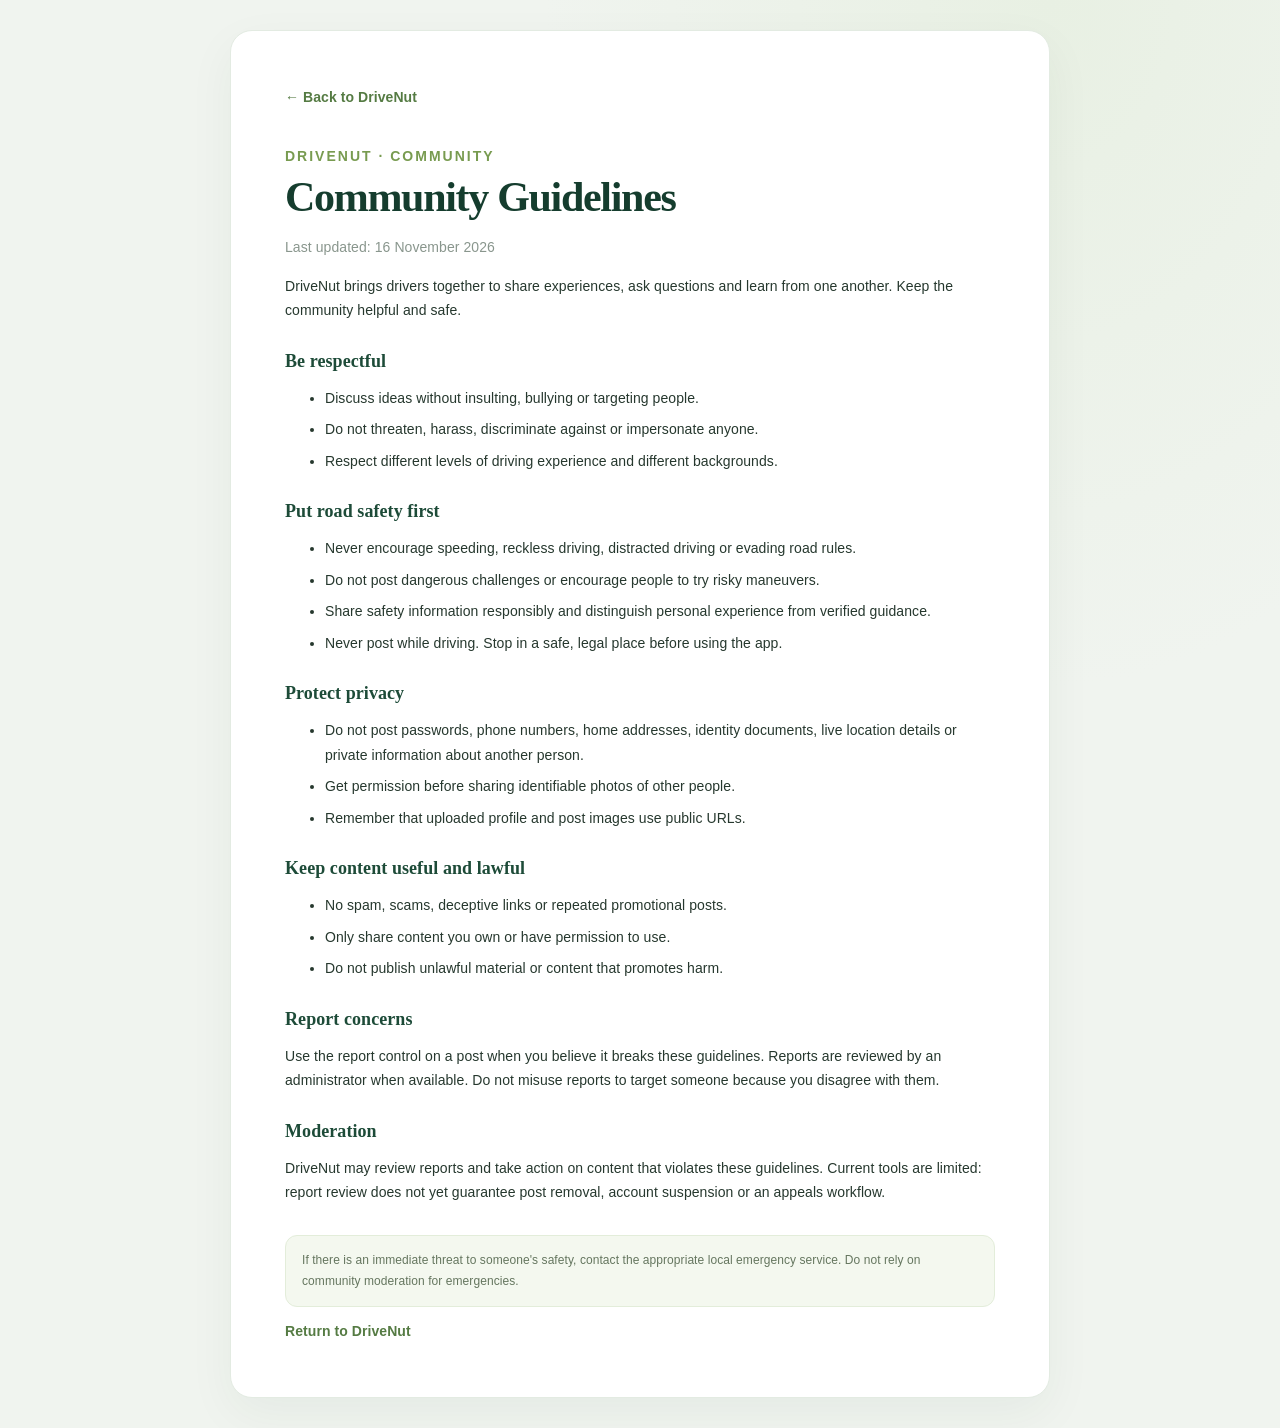
<file: community-guidelines.html>
<!doctype html>
<html lang="en">
<head>
<meta charset="UTF-8"><meta name="viewport" content="width=device-width,initial-scale=1">
<meta name="theme-color" content="#10251f">
<meta name="description" content="Community safety and participation guidelines for DriveNut.">
<meta property="og:title" content="DriveNut Community Guidelines">
<meta property="og:description" content="Help keep the driver community useful, respectful and safe.">
<meta property="og:type" content="website">
<link rel="canonical" href="https://iftekharshayem.github.io/drivenut-app/community-guidelines.html">
<link rel="stylesheet" href="assets/styles.css?v=20261116-legal">
<title>Community Guidelines — DriveNut</title>
</head>
<body class="legal-body">
<main class="legal-page">
<a class="legal-brand" href="./">← Back to DriveNut</a>
<p class="legal-eyebrow">DRIVENUT · COMMUNITY</p>
<h1>Community Guidelines</h1>
<p class="legal-updated">Last updated: 16 November 2026</p>
<p>DriveNut brings drivers together to share experiences, ask questions and learn from one another. Keep the community helpful and safe.</p>
<h2>Be respectful</h2>
<ul>
<li>Discuss ideas without insulting, bullying or targeting people.</li>
<li>Do not threaten, harass, discriminate against or impersonate anyone.</li>
<li>Respect different levels of driving experience and different backgrounds.</li>
</ul>
<h2>Put road safety first</h2>
<ul>
<li>Never encourage speeding, reckless driving, distracted driving or evading road rules.</li>
<li>Do not post dangerous challenges or encourage people to try risky maneuvers.</li>
<li>Share safety information responsibly and distinguish personal experience from verified guidance.</li>
<li>Never post while driving. Stop in a safe, legal place before using the app.</li>
</ul>
<h2>Protect privacy</h2>
<ul>
<li>Do not post passwords, phone numbers, home addresses, identity documents, live location details or private information about another person.</li>
<li>Get permission before sharing identifiable photos of other people.</li>
<li>Remember that uploaded profile and post images use public URLs.</li>
</ul>
<h2>Keep content useful and lawful</h2>
<ul>
<li>No spam, scams, deceptive links or repeated promotional posts.</li>
<li>Only share content you own or have permission to use.</li>
<li>Do not publish unlawful material or content that promotes harm.</li>
</ul>
<h2>Report concerns</h2>
<p>Use the report control on a post when you believe it breaks these guidelines. Reports are reviewed by an administrator when available. Do not misuse reports to target someone because you disagree with them.</p>
<h2>Moderation</h2>
<p>DriveNut may review reports and take action on content that violates these guidelines. Current tools are limited: report review does not yet guarantee post removal, account suspension or an appeals workflow.</p>
<p class="legal-note">If there is an immediate threat to someone's safety, contact the appropriate local emergency service. Do not rely on community moderation for emergencies.</p>
<a class="legal-home" href="./">Return to DriveNut</a>
</main>
</body>
</html>
</file>
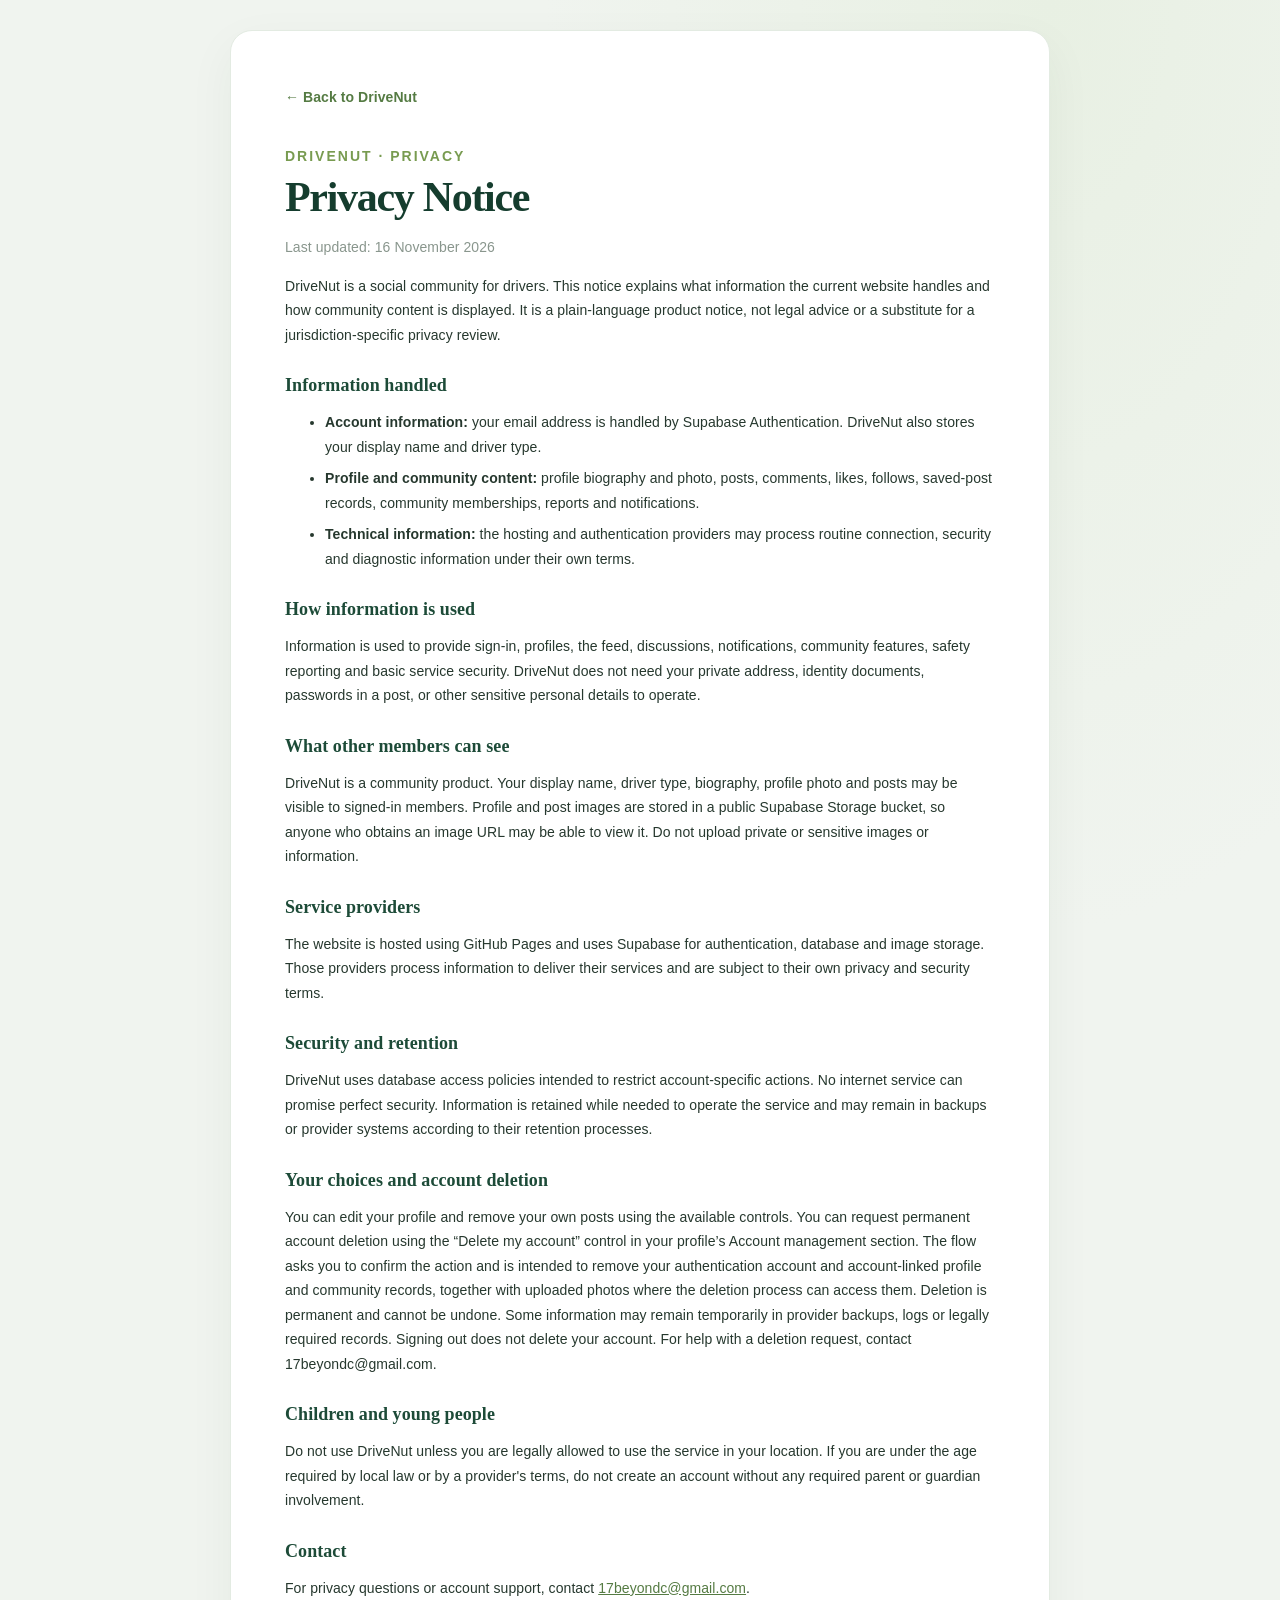
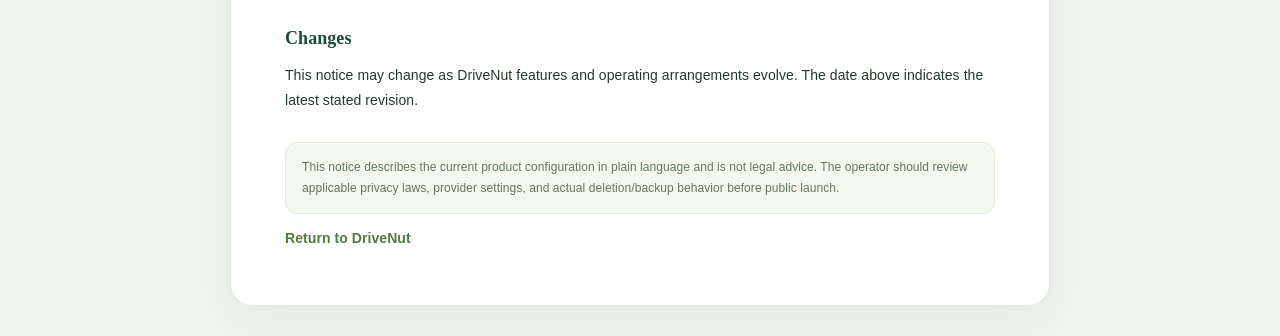
<file: privacy.html>
<!doctype html>
<html lang="en">
<head>
<meta charset="UTF-8"><meta name="viewport" content="width=device-width,initial-scale=1">
<meta name="theme-color" content="#10251f">
<meta name="description" content="Read how DriveNut handles account information, community content and uploaded media.">
<meta property="og:title" content="DriveNut Privacy Notice">
<meta property="og:description" content="How DriveNut handles account information and community content.">
<meta property="og:type" content="website">
<link rel="canonical" href="https://iftekharshayem.github.io/drivenut-app/privacy.html">
<link rel="stylesheet" href="assets/styles.css?v=20261116-legal">
<title>Privacy Notice — DriveNut</title>
</head>
<body class="legal-body">
<main class="legal-page">
<a class="legal-brand" href="./">← Back to DriveNut</a>
<p class="legal-eyebrow">DRIVENUT · PRIVACY</p>
<h1>Privacy Notice</h1>
<p class="legal-updated">Last updated: 16 November 2026</p>
<p>DriveNut is a social community for drivers. This notice explains what information the current website handles and how community content is displayed. It is a plain-language product notice, not legal advice or a substitute for a jurisdiction-specific privacy review.</p>
<h2>Information handled</h2>
<ul>
<li><strong>Account information:</strong> your email address is handled by Supabase Authentication. DriveNut also stores your display name and driver type.</li>
<li><strong>Profile and community content:</strong> profile biography and photo, posts, comments, likes, follows, saved-post records, community memberships, reports and notifications.</li>
<li><strong>Technical information:</strong> the hosting and authentication providers may process routine connection, security and diagnostic information under their own terms.</li>
</ul>
<h2>How information is used</h2>
<p>Information is used to provide sign-in, profiles, the feed, discussions, notifications, community features, safety reporting and basic service security. DriveNut does not need your private address, identity documents, passwords in a post, or other sensitive personal details to operate.</p>
<h2>What other members can see</h2>
<p>DriveNut is a community product. Your display name, driver type, biography, profile photo and posts may be visible to signed-in members. Profile and post images are stored in a public Supabase Storage bucket, so anyone who obtains an image URL may be able to view it. Do not upload private or sensitive images or information.</p>
<h2>Service providers</h2>
<p>The website is hosted using GitHub Pages and uses Supabase for authentication, database and image storage. Those providers process information to deliver their services and are subject to their own privacy and security terms.</p>
<h2>Security and retention</h2>
<p>DriveNut uses database access policies intended to restrict account-specific actions. No internet service can promise perfect security. Information is retained while needed to operate the service and may remain in backups or provider systems according to their retention processes.</p>
<h2>Your choices and account deletion</h2>
<p>You can edit your profile and remove your own posts using the available controls. You can request permanent account deletion using the “Delete my account” control in your profile’s Account management section. The flow asks you to confirm the action and is intended to remove your authentication account and account-linked profile and community records, together with uploaded photos where the deletion process can access them. Deletion is permanent and cannot be undone. Some information may remain temporarily in provider backups, logs or legally required records. Signing out does not delete your account. For help with a deletion request, contact 17beyondc@gmail.com.</p>
<h2>Children and young people</h2>
<p>Do not use DriveNut unless you are legally allowed to use the service in your location. If you are under the age required by local law or by a provider's terms, do not create an account without any required parent or guardian involvement.</p>
<h2>Contact</h2>
<p>For privacy questions or account support, contact <a href="mailto:17beyondc@gmail.com">17beyondc@gmail.com</a>.</p>
<h2>Changes</h2>
<p>This notice may change as DriveNut features and operating arrangements evolve. The date above indicates the latest stated revision.</p>
<p class="legal-note">This notice describes the current product configuration in plain language and is not legal advice. The operator should review applicable privacy laws, provider settings, and actual deletion/backup behavior before public launch.</p>
<a class="legal-home" href="./">Return to DriveNut</a>
</main>
</body>
</html>
</file>
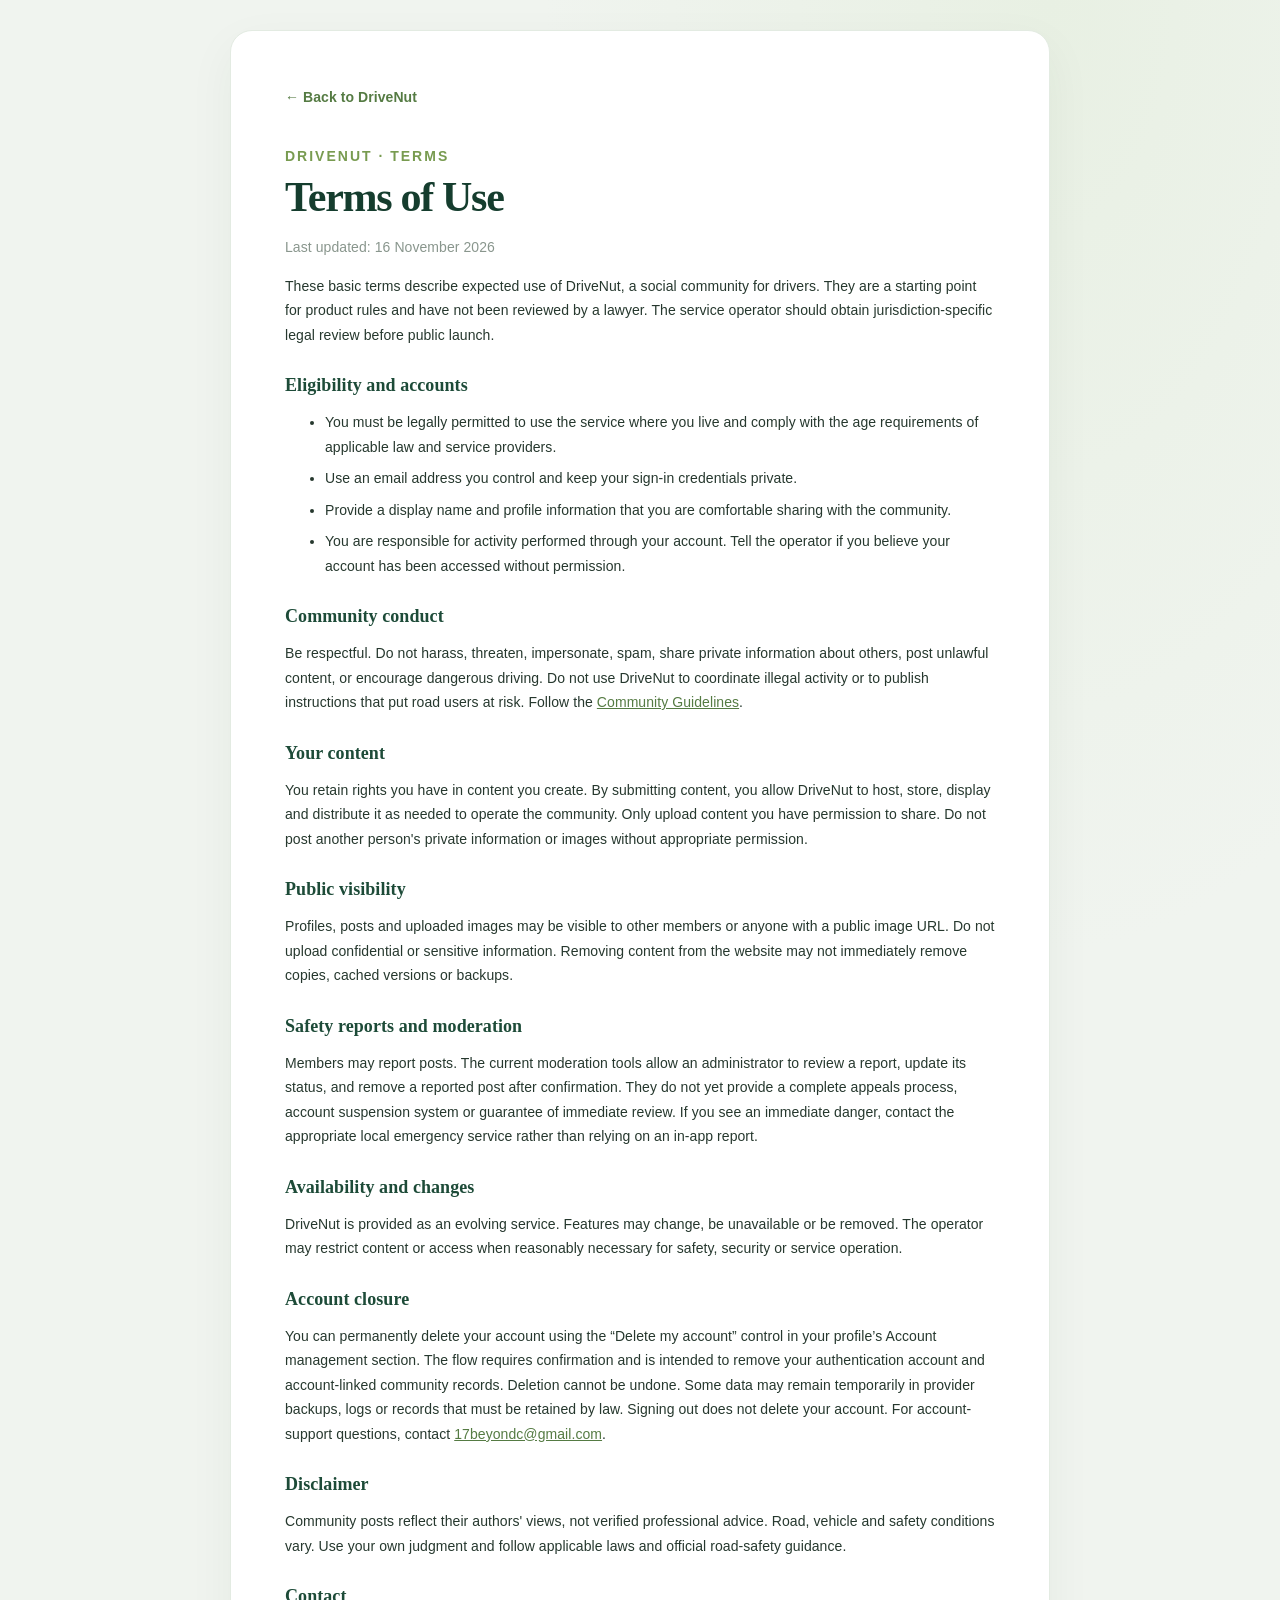
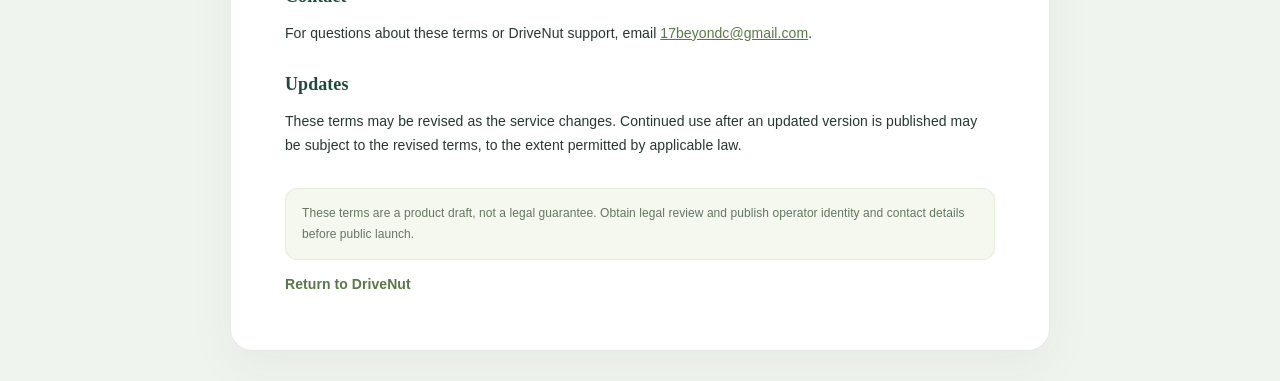
<file: terms.html>
<!doctype html>
<html lang="en">
<head>
<meta charset="UTF-8"><meta name="viewport" content="width=device-width,initial-scale=1">
<meta name="theme-color" content="#10251f">
<meta name="description" content="Read the basic terms for using the DriveNut driver community.">
<meta property="og:title" content="DriveNut Terms of Use">
<meta property="og:description" content="Basic terms for participating in the DriveNut community.">
<meta property="og:type" content="website">
<link rel="canonical" href="https://iftekharshayem.github.io/drivenut-app/terms.html">
<link rel="stylesheet" href="assets/styles.css?v=20261116-legal">
<title>Terms of Use — DriveNut</title>
</head>
<body class="legal-body">
<main class="legal-page">
<a class="legal-brand" href="./">← Back to DriveNut</a>
<p class="legal-eyebrow">DRIVENUT · TERMS</p>
<h1>Terms of Use</h1>
<p class="legal-updated">Last updated: 16 November 2026</p>
<p>These basic terms describe expected use of DriveNut, a social community for drivers. They are a starting point for product rules and have not been reviewed by a lawyer. The service operator should obtain jurisdiction-specific legal review before public launch.</p>
<h2>Eligibility and accounts</h2>
<ul>
<li>You must be legally permitted to use the service where you live and comply with the age requirements of applicable law and service providers.</li>
<li>Use an email address you control and keep your sign-in credentials private.</li>
<li>Provide a display name and profile information that you are comfortable sharing with the community.</li>
<li>You are responsible for activity performed through your account. Tell the operator if you believe your account has been accessed without permission.</li>
</ul>
<h2>Community conduct</h2>
<p>Be respectful. Do not harass, threaten, impersonate, spam, share private information about others, post unlawful content, or encourage dangerous driving. Do not use DriveNut to coordinate illegal activity or to publish instructions that put road users at risk. Follow the <a href="community-guidelines.html">Community Guidelines</a>.</p>
<h2>Your content</h2>
<p>You retain rights you have in content you create. By submitting content, you allow DriveNut to host, store, display and distribute it as needed to operate the community. Only upload content you have permission to share. Do not post another person's private information or images without appropriate permission.</p>
<h2>Public visibility</h2>
<p>Profiles, posts and uploaded images may be visible to other members or anyone with a public image URL. Do not upload confidential or sensitive information. Removing content from the website may not immediately remove copies, cached versions or backups.</p>
<h2>Safety reports and moderation</h2>
<p>Members may report posts. The current moderation tools allow an administrator to review a report, update its status, and remove a reported post after confirmation. They do not yet provide a complete appeals process, account suspension system or guarantee of immediate review. If you see an immediate danger, contact the appropriate local emergency service rather than relying on an in-app report.</p>
<h2>Availability and changes</h2>
<p>DriveNut is provided as an evolving service. Features may change, be unavailable or be removed. The operator may restrict content or access when reasonably necessary for safety, security or service operation.</p>
<h2>Account closure</h2>
<p>You can permanently delete your account using the “Delete my account” control in your profile’s Account management section. The flow requires confirmation and is intended to remove your authentication account and account-linked community records. Deletion cannot be undone. Some data may remain temporarily in provider backups, logs or records that must be retained by law. Signing out does not delete your account. For account-support questions, contact <a href="mailto:17beyondc@gmail.com">17beyondc@gmail.com</a>.</p>
<h2>Disclaimer</h2>
<p>Community posts reflect their authors' views, not verified professional advice. Road, vehicle and safety conditions vary. Use your own judgment and follow applicable laws and official road-safety guidance.</p>
<h2>Contact</h2>
<p>For questions about these terms or DriveNut support, email <a href="mailto:17beyondc@gmail.com">17beyondc@gmail.com</a>.</p>
<h2>Updates</h2>
<p>These terms may be revised as the service changes. Continued use after an updated version is published may be subject to the revised terms, to the extent permitted by applicable law.</p>
<p class="legal-note">These terms are a product draft, not a legal guarantee. Obtain legal review and publish operator identity and contact details before public launch.</p>
<a class="legal-home" href="./">Return to DriveNut</a>
</main>
</body>
</html>
</file>
<file: assets/styles.css>
:root{--forest:#153b30;--forest2:#204d3e;--lime:#d7f36a;--ink:#17251f;--muted:#78867f;--line:#e8ede9;--paper:#f5f7f4}*{box-sizing:border-box}body{margin:0;background:var(--paper);color:var(--ink);font:14px/1.5 "DM Sans",sans-serif}button,input,textarea,select{font:inherit}button{cursor:pointer}.app-shell{min-height:100vh}.sidebar{position:fixed;inset:0 auto 0 0;width:245px;background:#fff;border-right:1px solid var(--line);padding:27px 18px;display:flex;flex-direction:column;z-index:5}.brand{display:flex;align-items:center;gap:11px;text-decoration:none;color:var(--forest);font:800 22px Manrope,sans-serif;letter-spacing:-1px;margin:0 8px 42px}.brand-mark{display:grid;place-items:center;width:39px;height:39px;border-radius:13px;background:var(--lime);color:var(--forest);font:900 23px Manrope}.brand-accent{color:#6d9b39}.brand small{display:block;font:700 8px "DM Sans";letter-spacing:1.4px;color:#96a49a}.side-label{font-size:9px;font-weight:800;letter-spacing:1.5px;color:#a0aaa3;padding:0 12px 10px}.side-nav{display:grid;gap:5px}.nav-item{border:0;background:transparent;color:#64736a;text-align:left;padding:12px 13px;border-radius:11px;display:flex;align-items:center;gap:13px;font-weight:650;position:relative}.nav-item>span{font-size:20px;width:19px;text-align:center;color:#85948a}.nav-item.active{background:#edf5e9;color:var(--forest);font-weight:800}.nav-item.active>span{color:#58813b}.nav-dot{width:7px;height:7px;background:#e5a34a;border-radius:50%;margin-left:auto}.space-top{margin-top:30px}.sidebar-bottom{margin-top:auto}.side-help{display:flex;gap:11px;background:#f4f7ef;border-radius:13px;padding:13px;margin-bottom:18px}.help-icon{width:27px;height:27px;border-radius:9px;background:#e2efce;display:grid;place-items:center;color:#577d35;font-weight:900}.side-help b,.side-help small,.mini-user b,.mini-user small{display:block}.side-help b,.mini-user b{font-size:11px}.side-help small,.mini-user small{font-size:10px;color:var(--muted)}.mini-user{border-top:1px solid var(--line);padding:17px 2px 0;display:flex;align-items:center;gap:9px}.mini-user button{margin-left:auto;border:0;background:none;font-size:20px;color:#829087}.avatar{flex:none;width:39px;height:39px;border-radius:50%;display:grid;place-items:center;background:#e7efdf;color:#426b32;font-weight:800;font-size:12px}.main-area{margin-left:245px;min-height:100vh}.topbar{height:76px;background:#ffffffed;border-bottom:1px solid var(--line);display:flex;align-items:center;justify-content:space-between;padding:0 42px;position:sticky;top:0;z-index:4;backdrop-filter:blur(14px)}.search-wrap{width:min(440px,52%);height:42px;border:1px solid var(--line);border-radius:12px;background:#f8faf7;display:flex;align-items:center;gap:10px;padding:0 13px;color:#91a096}.search-wrap>span{font-size:21px}.search-wrap input{border:0;outline:0;background:transparent;width:100%;font-size:12px}.top-actions{display:flex;align-items:center;gap:18px}.icon-btn{position:relative;border:0;background:#f5f7f4;width:38px;height:38px;border-radius:11px;color:#52645a;font-size:19px}.icon-btn i{position:absolute;right:8px;top:8px;width:7px;height:7px;border-radius:50%;background:#e5a34a}.profile-chip{display:flex;align-items:center;gap:9px;border:0;background:none;color:#52645a;font-weight:700;font-size:11px}.avatar.small{width:31px;height:31px;font-size:10px}.mobile-brand{display:none}.content-layout{max-width:1260px;margin:0 auto;padding:32px 42px 70px;display:grid;grid-template-columns:minmax(0,1fr) 285px;gap:27px}.feed-column{min-width:0}.welcome-row{display:flex;justify-content:space-between;align-items:center;margin:2px 0 22px}.eyebrow{font-size:9px;font-weight:800;letter-spacing:1.5px;color:#92a095}.welcome-row h1{font:800 26px Manrope,sans-serif;letter-spacing:-1px;margin:5px 0}.welcome-row p{color:var(--muted);margin:0;font-size:12px}.online-pill{border:1px solid #e0e9d8;background:#f5f9ef;color:#668b42;border-radius:30px;padding:7px 11px;font-size:9px;font-weight:800;white-space:nowrap}.online-pill i{display:inline-block;width:6px;height:6px;border-radius:50%;background:#8cb94e;margin-right:5px}.feed-tabs{display:flex;gap:22px;border-bottom:1px solid var(--line);margin-bottom:17px;overflow:auto}.tab{border:0;background:none;padding:0 1px 12px;color:#8a978e;font-size:11px;font-weight:700;white-space:nowrap;border-bottom:2px solid transparent}.tab.active{color:var(--forest);border-color:#7eaa48}.card,.side-card{background:#fff;border:1px solid var(--line);border-radius:15px;box-shadow:0 8px 28px #193b2b0b}.composer{padding:17px 18px 12px}.composer-top{display:flex;gap:11px;align-items:center}.composer-prompt{height:41px;border:0;border-radius:10px;background:#f5f7f4;text-align:left;padding:0 14px;color:#929e95;flex:1;font-size:11px}.composer-actions{display:flex;align-items:center;gap:8px;margin:13px 0 0 49px}.composer-actions button{border:0;background:transparent;color:#748278;font-size:11px;font-weight:700;padding:7px 5px}.composer-actions .post-button{margin-left:auto;background:var(--forest);color:#fff;border-radius:9px;padding:9px 17px}.post-button{border:0;background:var(--forest);color:#fff;border-radius:9px;padding:10px 16px;font-weight:800;font-size:11px}.post-button:hover{background:var(--forest2)}.section-line{display:flex;justify-content:space-between;align-items:center;margin:23px 2px 12px}.section-line b{font:800 13px Manrope}.section-line span{font-size:10px;color:#9aa59d}.feed-list{display:grid;gap:13px}.post-card{background:#fff;border:1px solid var(--line);border-radius:15px;padding:17px 18px;box-shadow:0 8px 28px #193b2b0b}.post-head{display:flex;align-items:center;gap:10px}.post-author{min-width:0;flex:1}.post-author b{font-size:11px}.post-author small{display:block;color:#98a39b;font-size:9px;margin-top:2px}.role-tag{font-size:9px;color:#6e8a54;background:#f0f6e9;border-radius:20px;padding:4px 8px}.post-menu{border:0;background:none;color:#95a098;font-size:18px}.post-text{font-size:12px;line-height:1.75;color:#4e5d53;margin:14px 0 12px;white-space:pre-wrap;overflow-wrap:anywhere}.post-topic{display:inline-flex;padding:5px 9px;background:#f4f7f1;color:#718b56;border-radius:7px;font-size:9px;font-weight:800}.post-stats{display:flex;gap:14px;border-bottom:1px solid #f0f2ef;padding:0 0 10px;margin-top:10px;color:#97a199;font-size:9px}.post-actions{display:flex;gap:8px;padding-top:10px}.post-actions button{flex:1;border:0;background:transparent;color:#77857b;font-size:10px;font-weight:700;padding:6px;border-radius:7px}.post-actions button:hover,.post-actions button.liked{background:#f2f7ec;color:#5d873d}.right-column{display:grid;align-content:start;gap:14px}.side-card{overflow:hidden}.profile-cover{height:77px;background:linear-gradient(120deg,#183c31,#37634a);display:flex;align-items:center;justify-content:center;color:#d9eea7;font:800 10px Manrope;letter-spacing:2px}.profile-summary{padding:0 16px 16px;text-align:center}.profile-avatar{width:55px;height:55px;border:4px solid white;margin:-28px auto 5px;position:relative;font-size:15px}.profile-summary>b,.profile-summary>small{display:block}.profile-summary>b{font:800 13px Manrope}.profile-summary>small{font-size:10px;color:#829087;margin-top:3px}.profile-summary p{font-size:10px;color:#829087;line-height:1.6;margin:10px 0}.profile-stats{display:flex;justify-content:space-around;padding:10px 0;border-top:1px solid var(--line);border-bottom:1px solid var(--line);margin-bottom:12px}.profile-stats b,.profile-stats small{display:block}.profile-stats b{font:800 14px Manrope}.profile-stats small{font-size:9px;color:#9aa59d}.outline-btn{border:1px solid #dce6d7;background:white;color:var(--forest);border-radius:9px;padding:9px;font-size:10px;font-weight:800}.full{width:100%}.side-card:not(.profile-card){padding:15px}.side-card-head{display:flex;justify-content:space-between;align-items:center;margin-bottom:13px}.side-card-head b{font:800 12px Manrope}.side-card-head button{border:0;background:none;color:#75934e;font-size:9px;font-weight:800}.topic-list,.suggested-list{display:grid;gap:12px}.topic-row{display:flex;justify-content:space-between;align-items:center}.topic-row b{display:block;font-size:10px;color:#526157}.topic-row small{font-size:9px;color:#a0aaa3}.topic-row button{border:0;background:none;color:#71944c;font-size:10px;font-weight:800}.suggested{display:flex;align-items:center;gap:8px}.suggested .avatar{width:32px;height:32px;font-size:10px}.suggested-info{flex:1;min-width:0}.suggested-info b,.suggested-info small{display:block;white-space:nowrap;overflow:hidden;text-overflow:ellipsis}.suggested-info b{font-size:10px}.suggested-info small{font-size:9px;color:#96a198}.follow-btn{border:1px solid #dce8d3;background:#f8fbf4;color:#668d42;border-radius:7px;padding:5px 8px;font-size:9px;font-weight:800}.follow-btn.following{background:#edf1ed;color:#748078}.community-note{border-radius:14px;padding:16px;background:#edf4e7;border:1px solid #e0ead8}.note-icon{width:28px;height:28px;display:grid;place-items:center;border-radius:9px;background:#dcebc9;color:#5d843e;margin-bottom:9px}.community-note b{font:800 11px Manrope;color:#34563b}.community-note p{font-size:10px;color:#70836f;line-height:1.6;margin:5px 0 0}.empty-state{text-align:center;background:#fff;border:1px dashed #dce5da;border-radius:15px;padding:35px 15px}.empty-state>div{font-size:30px;color:#a4b49a}.empty-state h3{font:800 15px Manrope;margin:6px}.empty-state p{color:#8a978e;font-size:11px}.hidden{display:none!important}.modal-backdrop{position:fixed;inset:0;background:#10251f88;z-index:20;display:grid;place-items:center;padding:18px}.dialog{width:min(510px,100%);max-height:90vh;overflow:auto;background:#fff;border-radius:18px;padding:25px;position:relative;box-shadow:0 24px 70px #071a123d}.dialog-close{position:absolute;right:17px;top:14px;border:0;background:#f1f4ef;border-radius:8px;width:29px;height:29px;font-size:20px;color:#65736a}.dialog-kicker{font-size:9px;font-weight:800;letter-spacing:1.4px;color:#789b50}.dialog h2{font:800 21px Manrope;margin:7px 0}.dialog>p{font-size:11px;color:#849087;margin:0 0 20px}.dialog label{display:block;font-size:9px;font-weight:800;letter-spacing:.8px;color:#65736a;margin:13px 0 6px}.dialog textarea,.dialog input,.dialog select{width:100%;border:1px solid #dfe6df;border-radius:10px;padding:11px 12px;background:#fbfcfa;color:var(--ink);font-size:11px}.dialog textarea{min-height:120px;resize:vertical}.dialog-actions{display:flex;justify-content:space-between;align-items:center;gap:10px;margin-top:15px}.dialog-actions>span{font-size:9px;color:#9aa49c}.form-row{display:flex;align-items:center;gap:14px}.form-row label{white-space:nowrap}.form-row select{max-width:220px}.comment-list{display:grid;gap:10px;max-height:250px;overflow:auto;margin:14px 0}.comment-item{background:#f6f8f4;border-radius:10px;padding:10px}.comment-item b{font-size:10px}.comment-item p{font-size:10px;color:#637168;margin:4px 0 0}.toast{position:fixed;bottom:25px;left:50%;transform:translateX(-50%);background:#183b30;color:#fff;padding:11px 17px;border-radius:10px;font-size:11px;box-shadow:0 8px 30px #0002;z-index:30;opacity:0;pointer-events:none;transition:opacity .2s}.toast.show{opacity:1}.mobile-nav{display:none}@media(max-width:1120px){.content-layout{grid-template-columns:minmax(0,1fr) 255px;padding-left:25px;padding-right:25px;gap:18px}.topbar{padding:0 25px}.sidebar{width:220px}.main-area{margin-left:220px}}@media(max-width:850px){.sidebar{width:70px;padding:22px 10px}.brand{margin:0 auto 40px}.brand>span:last-child,.side-label{display:none}.nav-item{justify-content:center;padding:12px 5px;font-size:0}.nav-item>span{font-size:21px}.sidebar-bottom .side-help,.mini-user>div:not(.avatar),.mini-user button{display:none}.mini-user{justify-content:center}.main-area{margin-left:70px}.content-layout{grid-template-columns:minmax(0,1fr);max-width:700px}.right-column{display:none}.topbar{padding:0 20px}}@media(max-width:560px){.sidebar{display:none}.main-area{margin:0;padding-bottom:68px}.topbar{height:61px;padding:0 15px;gap:10px}.mobile-brand{display:flex;align-items:center;gap:7px;border:0;background:none;color:var(--forest);font:800 15px Manrope;padding:0;white-space:nowrap}.mobile-brand .brand-mark{width:29px;height:29px;font-size:17px;border-radius:9px}.search-wrap{width:auto;flex:1;height:36px;padding:0 9px}.search-wrap input{font-size:10px;min-width:0}.top-actions{gap:6px}.profile-chip{display:none}.content-layout{padding:23px 13px 25px}.welcome-row h1{font-size:21px}.welcome-row p{font-size:10px}.online-pill{font-size:8px;padding:6px 8px}.feed-tabs{gap:17px}.composer{padding:13px}.composer-actions{margin-left:0;justify-content:space-between;gap:2px}.composer-actions button{font-size:10px;padding:7px 3px}.composer-actions button span{display:none}.composer-actions .post-button{margin-left:0;padding:8px 12px}.post-card{padding:14px}.post-text{font-size:11px}.mobile-nav{position:fixed;display:flex;bottom:0;left:0;right:0;height:64px;background:#fff;border-top:1px solid var(--line);z-index:10;justify-content:space-around;align-items:center;padding-bottom:env(safe-area-inset-bottom)}.mobile-nav button{border:0;background:none;color:#849188;display:grid;place-items:center;font-size:20px;gap:0;padding:4px 13px}.mobile-nav button small{font-size:8px;font-weight:700}.mobile-nav button.active{color:var(--forest)}.mobile-nav button:nth-child(3){background:var(--forest);color:#fff;border-radius:12px;padding:5px 14px}.mobile-nav button:nth-child(3) small{color:#fff}.dialog{padding:21px}.dialog h2{font-size:19px}}
.text-link{border:0;background:transparent;color:#668d42;font-size:10px;font-weight:700;padding:8px 0}.auth-message{min-height:18px;color:#668d42;font-size:11px;margin:12px 0 0;overflow-wrap:anywhere}#authSubmit:disabled{opacity:.6;cursor:wait}


/* DriveNut visual polish — premium, calm, driver-first */
:root{
 --forest:#12392e;--forest2:#1d5542;--lime:#d9f27a;--ink:#15251e;
 --muted:#738178;--line:#e5ebe5;--paper:#f3f6f2;
 --accent:#8daf58;--shadow:0 14px 38px rgba(24,55,39,.075)
}
body{background:radial-gradient(ellipse at 78% 0%,rgba(216,239,181,.22),transparent 34%),var(--paper);letter-spacing:.005em}
.sidebar{background:rgba(255,255,255,.94);box-shadow:8px 0 34px rgba(23,52,37,.025);backdrop-filter:blur(18px)}
.brand{margin-bottom:48px}.brand-mark{box-shadow:0 5px 14px rgba(122,157,65,.22);border-radius:14px}
.nav-item{transition:background .18s ease,color .18s ease,transform .18s ease}
.nav-item:hover{background:#f3f7ef;color:var(--forest);transform:translateX(2px)}
.nav-item.active{background:linear-gradient(105deg,#edf5e8,#f5f8ef);box-shadow:inset 3px 0 #8cac57}
.topbar{background:rgba(255,255,255,.88);box-shadow:0 4px 20px rgba(20,48,34,.025)}
.search-wrap{transition:border-color .2s,box-shadow .2s,background .2s}
.search-wrap:focus-within{border-color:#b8cda4;background:#fff;box-shadow:0 0 0 4px rgba(141,175,88,.12)}
.content-layout{padding-top:38px}
.welcome-row{margin-bottom:25px}
.welcome-row h1{font-size:29px;letter-spacing:-1.25px;color:#173b2f}
.eyebrow{color:#8b9d89;letter-spacing:1.8px}
.online-pill{background:#f5f9ef;border-color:#e2ebd9}
.tab{transition:color .18s,border-color .18s}
.tab:hover{color:var(--forest)}
.card,.side-card,.post-card{border-color:#e7ece6;border-radius:18px;box-shadow:var(--shadow);transition:box-shadow .2s,border-color .2s,transform .2s}
.composer{padding:19px 20px 13px}
.composer-prompt{background:#f4f7f2;border:1px solid transparent;transition:.2s}
.composer-prompt:hover{background:#fff;border-color:#dce8d4}
.composer-actions button:not(.post-button){border-radius:8px;transition:background .18s,color .18s}
.composer-actions button:not(.post-button):hover{background:#f2f6ed;color:#52783b}
.post-button{background:linear-gradient(135deg,#173f32,#286047);box-shadow:0 5px 13px rgba(22,64,47,.16);transition:transform .18s,box-shadow .18s,filter .18s}
.post-button:hover{background:linear-gradient(135deg,#1c4b3b,#347354);transform:translateY(-1px);box-shadow:0 8px 18px rgba(22,64,47,.2)}
.post-card{padding:19px 20px}
.post-card:hover{border-color:#dce7d6;box-shadow:0 17px 42px rgba(24,55,39,.09)}
.post-author b{color:#203b2d}
.post-topic{background:#f0f6e9;color:#66864a}
.post-actions button{transition:background .18s,color .18s}
.profile-cover{height:88px;background:radial-gradient(circle at 80% 20%,rgba(217,242,122,.25),transparent 28%),linear-gradient(125deg,#102f26,#245a43 65%,#47704b)}
.profile-summary{padding-bottom:18px}
.profile-stats b{color:#1c3d2e}
.outline-btn{transition:background .18s,border-color .18s,transform .18s}
.outline-btn:hover{background:#f3f8ed;border-color:#bfd2ae;transform:translateY(-1px)}
.side-card:not(.profile-card){padding:17px}
.community-note{background:linear-gradient(135deg,#edf5e7,#f5f8ef);border-radius:16px}
.empty-state{border-radius:18px;background:rgba(255,255,255,.82)}
.modal-backdrop{background:rgba(10,29,22,.68);backdrop-filter:blur(7px)}
.dialog{border:1px solid rgba(255,255,255,.7);border-radius:22px;padding:29px;box-shadow:0 28px 90px rgba(4,22,14,.28)}
.dialog h2{font-size:24px;letter-spacing:-.8px;color:#173b2f}
.dialog-kicker{color:#77984d;letter-spacing:1.7px}
.dialog textarea,.dialog input,.dialog select{background:#fbfcfa;border-color:#e1e8df;transition:border-color .18s,box-shadow .18s,background .18s}
.dialog textarea:focus,.dialog input:focus,.dialog select:focus{outline:0;background:#fff;border-color:#9bb77c;box-shadow:0 0 0 4px rgba(141,175,88,.13)}
.dialog-close{transition:background .18s,transform .18s}
.dialog-close:hover{background:#e9f0e4;transform:rotate(90deg)}
.auth-message{padding:0 2px}
#authModal .dialog{width:min(460px,100%);padding:34px}
#authModal .dialog:before{content:"D";display:grid;place-items:center;width:43px;height:43px;margin:0 0 18px;border-radius:14px;background:var(--lime);color:var(--forest);font:900 24px Manrope;box-shadow:0 6px 16px rgba(122,157,65,.2)}
#authModal .dialog h2{font-size:26px;line-height:1.2;max-width:330px}
#authModal .dialog>p{line-height:1.7}
#authModal .dialog-actions{align-items:stretch;flex-direction:column-reverse}
#authModal .dialog-actions .post-button{width:100%;padding:13px}
#authModal .dialog-actions .text-link{text-align:center}
#authModal .dialog label{margin-top:15px}
.toast{border:1px solid rgba(255,255,255,.12);backdrop-filter:blur(12px)}
.mobile-nav{box-shadow:0 -8px 28px rgba(22,49,34,.07);backdrop-filter:blur(16px);background:rgba(255,255,255,.96)}
.mobile-nav button:nth-child(3){box-shadow:0 5px 14px rgba(22,64,47,.2)}
@media(max-width:850px){.welcome-row h1{font-size:26px}}
@media(max-width:560px){
 .content-layout{padding-top:20px}
 .welcome-row h1{font-size:22px}
 .composer{border-radius:16px}
 .post-card{border-radius:16px}
 #authModal .dialog{padding:25px}
 #authModal .dialog h2{font-size:23px}
}
@media(prefers-reduced-motion:reduce){*,*:before,*:after{scroll-behavior:auto!important;transition:none!important;animation:none!important}}

.notification-card{cursor:pointer}.notification-card.unread{border-left:3px solid #8eae59;background:linear-gradient(100deg,#fbfdf8,#fff)}.notification-card .role-tag{white-space:nowrap}

/* Driver discovery and public profile */
.driver-card-actions{display:flex;justify-content:flex-end;border-top:1px solid #eef1ec;margin-top:10px;padding-top:7px}.public-profile-heading{display:flex;align-items:center;gap:13px;margin:18px 0}.public-profile-avatar{width:58px;height:58px;font-size:17px}.public-profile-heading h2{margin:0;font-size:20px}.public-profile-heading p{margin:3px 0 0;color:#849087;font-size:11px}.public-profile-bio{background:#f5f8f2;border-radius:12px;padding:13px;color:#526157;font-size:12px;line-height:1.7;overflow-wrap:anywhere}.public-profile-stats{display:flex;justify-content:center;padding:13px;border-top:1px solid var(--line);border-bottom:1px solid var(--line);margin:12px 0}.public-profile-stats b,.public-profile-stats small{display:block;text-align:center}.public-profile-stats b{font:800 18px Manrope}.public-profile-stats small{font-size:9px;color:#8b978e}.public-profile-dialog .full{width:100%;margin-top:12px}

/* Profile completion and account overview */
.profile-completion{margin:18px 0 12px;padding:13px 14px;background:#f4f8ef;border:1px solid #e5eddd;border-radius:12px}.profile-completion>div:first-child{display:flex;justify-content:space-between;gap:10px;align-items:center}.profile-completion b{font-size:10px;color:#38553c}.profile-completion span{font-size:9px;color:#789653;font-weight:800}.completion-track{height:7px;border-radius:10px;background:#e2e9dc;margin-top:10px;overflow:hidden}.completion-track i{display:block;height:100%;width:0;background:linear-gradient(90deg,#789d4b,#c2df7a);border-radius:10px;transition:width .25s}.profile-modal-stats{display:grid;grid-template-columns:repeat(3,1fr);padding:12px 4px;margin:0 0 7px;border-top:1px solid var(--line);border-bottom:1px solid var(--line)}.profile-modal-stats>div{text-align:center}.profile-modal-stats b,.profile-modal-stats small{display:block}.profile-modal-stats b{font:800 16px Manrope;color:#1c3d2e}.profile-modal-stats small{font-size:9px;color:#8b978e}


/* Real image uploads */
.avatar-image{width:100%;height:100%;display:block;object-fit:cover;border-radius:inherit}.post-image{display:block;width:100%;max-height:440px;object-fit:cover;border-radius:14px;margin:13px 0;border:1px solid var(--line)}.upload-hint{display:block;color:#849087;font-size:9px;margin-top:6px}.profile-avatar-upload{display:flex;align-items:center;gap:14px;margin:8px 0 14px}.profile-avatar-upload>.avatar{width:64px;height:64px;flex:0 0 64px;overflow:hidden}.profile-avatar-upload>div:last-child{min-width:0;flex:1}.profile-avatar-upload input[type=file],#postImage{font-size:10px;padding:8px;background:#f8faf6;border:1px dashed #d5dfd2;border-radius:10px;width:100%}


/* Admin moderation dashboard */
.admin-report-head{display:flex;align-items:center;justify-content:space-between;gap:12px}.admin-report-head small,.admin-report-meta{font-size:10px;color:#839087}.admin-report h3{font:800 15px Manrope;text-transform:capitalize;margin:13px 0 6px;color:#244536}.admin-reported-post{padding:12px;background:#f6f8f4;border:1px solid #e8eee4;border-radius:12px;margin-top:12px}.admin-reported-post b{font-size:10px;color:#55704c}.admin-reported-post p{font-size:12px;line-height:1.6;color:#435148;margin:6px 0 0;overflow-wrap:anywhere}.admin-report-actions{display:flex;flex-wrap:wrap;gap:8px;margin-top:13px}.admin-report-actions button{border:1px solid #dfe8d9;background:#f8faf6;color:#38543e;border-radius:9px;padding:8px 11px;font-size:10px;font-weight:800;cursor:pointer}.admin-report-actions button:hover{background:#eaf2e3;border-color:#c8d8bc}.admin-report{border-left:3px solid #a5bd7d}


.admin-toolbar{display:flex;flex-direction:column;gap:12px;padding:14px 16px;background:#fff;border:1px solid #e8eee8;border-radius:14px;margin-bottom:14px}.admin-counts{display:flex;flex-wrap:wrap;gap:8px}.admin-counts span{font-size:10px;color:#718075;background:#f4f7f2;border-radius:8px;padding:7px 9px}.admin-counts b{color:#244536;margin-left:4px}.admin-filter-label{display:flex;align-items:center;gap:9px;font-size:11px;font-weight:800;color:#526258}.admin-filter-label select{border:1px solid #dfe8df;border-radius:8px;padding:8px 10px;background:#fff;color:#244536;font:inherit;max-width:190px}.admin-report h3{text-transform:capitalize}.admin-report-actions button:focus-visible,.admin-filter-label select:focus-visible{outline:2px solid #638a5e;outline-offset:2px}@media(min-width:720px){.admin-toolbar{flex-direction:row;align-items:center;justify-content:space-between}.admin-counts{gap:6px}}


/* DriveNut UI refresh — refined surfaces, hierarchy and responsive polish */
:root{--forest:#123d31;--forest2:#1c5945;--lime:#d9f27a;--ink:#14251e;--muted:#718078;--line:#e5ece6;--paper:#f3f6f2}
body{background:radial-gradient(ellipse at 82% 0%,#e8f0e3 0,transparent 34%),var(--paper);color:var(--ink);letter-spacing:.005em}
button{transition:background .18s ease,color .18s ease,border-color .18s ease,transform .18s ease,box-shadow .18s ease}
button:focus-visible,input:focus-visible,textarea:focus-visible,select:focus-visible{outline:3px solid #9bc66c;outline-offset:2px}
.sidebar{background:rgba(255,255,255,.94);box-shadow:8px 0 35px #163d2b08;padding-top:30px}
.brand{margin-bottom:46px}.brand-mark{box-shadow:0 5px 14px #8eae4a35}
.nav-item{min-height:44px;border-radius:12px}.nav-item:hover{background:#f2f6ef;color:var(--forest);transform:translateX(2px)}.nav-item.active{background:linear-gradient(100deg,#eaf3e5,#f3f7ed);box-shadow:inset 3px 0 #82aa4b}
.topbar{background:rgba(255,255,255,.88);box-shadow:0 5px 22px #183b2b08}
.search-wrap{border-radius:14px;background:#f7f9f6;transition:border-color .2s,box-shadow .2s}.search-wrap:focus-within{border-color:#9fbd86;box-shadow:0 0 0 3px #9fbd8624}
.content-layout{padding-top:38px;gap:30px}
.welcome-row h1{font-size:clamp(25px,3vw,32px);letter-spacing:-1.25px}.welcome-row p{font-size:13px}
.online-pill{padding:8px 13px;background:#f4f8ed}
.feed-tabs{gap:25px}.tab{font-size:12px;padding-bottom:14px}.tab:hover{color:var(--forest)}
.card,.side-card,.post-card{border-color:#e6ece6;border-radius:18px;box-shadow:0 10px 32px #183b2b0a}
.composer{padding:19px 20px 13px}.composer-prompt{border:1px solid transparent;background:#f4f7f3;height:44px;padding:0 16px}.composer-prompt:hover{background:#edf3eb;border-color:#e2ebdd}
.composer-actions{margin-top:14px}.composer-actions button:not(.post-button){border-radius:9px;padding:8px 9px}.composer-actions button:not(.post-button):hover{background:#f1f5ef;color:var(--forest)}
.post-button{border-radius:11px;padding:11px 17px;box-shadow:0 5px 13px #123d3118}.post-button:hover{background:#245b46;transform:translateY(-1px);box-shadow:0 8px 17px #123d3124}
.section-line{margin-top:27px}.post-card{padding:19px 20px}.post-card:hover{box-shadow:0 13px 34px #183b2b10}
.side-card{overflow:hidden}.profile-cover{background:linear-gradient(125deg,#123d31,#28604a 58%,#8eaa53);min-height:83px}.profile-summary{padding-left:19px;padding-right:19px}.profile-avatar{border:4px solid white;box-shadow:0 3px 12px #10251f1a}
.outline-btn{border:1px solid #dbe6d9;border-radius:11px;color:var(--forest);background:#f9fbf8;padding:10px;font-weight:800}.outline-btn:hover{background:#edf4e9;border-color:#b9cfaa}
.topic-row,.suggested{padding-top:11px;padding-bottom:11px}
.modal-backdrop{background:#0b2119a8;backdrop-filter:blur(7px);padding:20px}
.dialog{border:1px solid #e6ede6;border-radius:22px;box-shadow:0 24px 80px #071b1460;padding:29px}
.dialog h2{font-size:23px;letter-spacing:-.7px}.dialog input:not([type=file]),.dialog textarea,.dialog select{border:1px solid #e2e9e2;border-radius:11px;background:#fafcf9;padding:12px 13px;transition:border-color .2s,box-shadow .2s}.dialog input:focus,.dialog textarea:focus,.dialog select:focus{border-color:#91b579;box-shadow:0 0 0 3px #91b57924;outline:0}
.dialog textarea{min-height:112px;resize:vertical}.dialog-close{border-radius:10px;background:#f2f6f1}.dialog-close:hover{background:#e7efe3;color:var(--forest)}
.empty-state{border:1px dashed #d9e4d8;border-radius:18px;background:#fbfcfa;padding:35px 20px}
.toast{border-radius:12px;box-shadow:0 12px 32px #0b211933}
.admin-toolbar{border-radius:16px}
@media(max-width:1100px){.content-layout{padding-left:27px;padding-right:27px;grid-template-columns:minmax(0,1fr) 260px;gap:20px}.topbar{padding:0 27px}}
@media(max-width:850px){.sidebar{display:none}.main-area{margin-left:0}.topbar{height:66px;padding:0 18px}.content-layout{display:block;padding:25px 18px 95px}.right-column{display:none}.welcome-row{align-items:flex-start}.welcome-row h1{font-size:25px}.online-pill{font-size:8px}.mobile-nav{background:rgba(255,255,255,.94);backdrop-filter:blur(16px);border-top:1px solid #e4ebe4;box-shadow:0 -8px 28px #183b2b0b;padding:7px max(8px,env(safe-area-inset-right)) calc(7px + env(safe-area-inset-bottom)) max(8px,env(safe-area-inset-left))}.mobile-nav button{border-radius:12px;min-width:0;padding:6px 3px;color:#7d8a81}.mobile-nav button.active{background:#edf4e8;color:var(--forest)}.mobile-nav button small{font-size:9px;font-weight:700}.feed-tabs{gap:21px}}
@media(max-width:520px){.content-layout{padding:20px 12px 100px}.topbar{padding:0 12px;gap:10px}.search-wrap{width:auto;flex:1;height:39px}.top-actions{gap:7px}.profile-chip{padding:0}.profile-chip>span:not(.avatar){display:none}.icon-btn{width:35px;height:35px}.welcome-row{display:block;margin-bottom:17px}.online-pill{display:inline-block;margin-top:12px}.welcome-row h1{font-size:23px}.composer{padding:14px 13px 10px}.composer-actions{margin-left:0;gap:3px;flex-wrap:wrap}.composer-actions button{font-size:10px}.composer-actions button span{display:inline}.composer-actions .post-button{margin-left:auto}.post-card{padding:15px 14px}.dialog{padding:24px 18px;border-radius:19px;max-height:88vh;overflow:auto}.dialog h2{font-size:21px}.feed-tabs{gap:18px}.section-line{margin-top:20px}}
@media(prefers-reduced-motion:reduce){*,*::before,*::after{scroll-behavior:auto!important;transition:none!important;animation:none!important}}


/* DriveNut visual redesign — stronger, clearly visible brand treatment */
:root{--forest:#103c2e;--forest2:#1b6248;--lime:#d7f17a;--paper:#f0f4ef;--ink:#15271f}
body{background:#eef3ee}
.sidebar{background:linear-gradient(180deg,#103c2e 0%,#0b2c22 100%);color:#f4f8f2;box-shadow:8px 0 32px #09251b20}
.sidebar .brand{color:#fff}.sidebar .brand-mark{background:#d7f17a;color:#123b2d;box-shadow:0 8px 22px #0003}
.sidebar .brand-accent{color:#d7f17a}.sidebar .brand small{color:#a9c2b2}
.sidebar .side-label{color:#9bb8a7}.sidebar .nav-item{color:#d4e2d9;background:transparent}
.sidebar .nav-item>span{color:#b5d18b}.sidebar .nav-item:hover{background:#ffffff12;color:#fff}
.sidebar .nav-item.active{background:linear-gradient(100deg,#d7f17a,#bde36b);color:#173b2d;box-shadow:0 7px 18px #061c1438}
.sidebar .nav-item.active>span{color:#173b2d}
.sidebar .side-help{background:#ffffff12;border:1px solid #ffffff18;border-radius:14px;color:#f4f8f2}
.sidebar .side-help small,.sidebar .mini-user small{color:#a9c2b2}
.sidebar .mini-user{border-top:1px solid #ffffff20;color:#fff}
.sidebar .mini-user button{color:#fff}
.topbar{background:#fff;border-bottom:1px solid #e5ece5;box-shadow:0 4px 18px #163b2b08}
.brand-mark{background:#d7f17a;color:#123b2d}
.welcome-row{background:linear-gradient(115deg,#123d30 0%,#205c43 65%,#779b4d 100%);padding:25px 27px;border-radius:22px;color:#fff;box-shadow:0 14px 30px #123d3024;position:relative;overflow:hidden}
.welcome-row:after{content:"D";position:absolute;right:24px;top:-43px;font:900 190px Manrope;color:#ffffff0d;pointer-events:none}
.welcome-row .eyebrow{color:#d6edaa;letter-spacing:2px}
.welcome-row h1{color:#fff;font-size:clamp(27px,3vw,35px);position:relative;z-index:1}
.welcome-row p{color:#d6e6db;position:relative;z-index:1}
.welcome-row .online-pill{background:#ffffff18;color:#f4f8f2;border:1px solid #ffffff24;position:relative;z-index:1}
.welcome-row .online-pill i{background:#d7f17a}
.feed-tabs{margin-top:24px}
.tab.active{color:#1a573e;border-bottom:3px solid #82a94b}
.composer.card,.post-card,.side-card{background:#fff;border:1px solid #e2eae1;box-shadow:0 8px 24px #183b2b0c}
.composer.card{border-radius:20px}
.post-card{border-radius:20px;margin-bottom:17px}
.post-card:hover{border-color:#cbdcc4;transform:translateY(-2px)}
.post-button{background:#174d39;color:#fff}
.post-button:hover{background:#23664a}
.profile-cover{background:linear-gradient(120deg,#103c2e,#2e704f 65%,#a1bd64);min-height:94px}
.profile-stats b{color:#174b38}
.side-card-head b{color:#183d2d}
.community-note{background:linear-gradient(140deg,#e3eedc,#f7faef);border:1px solid #dce8d4;border-radius:18px}
.dialog{border-radius:24px}
@media(max-width:850px){
 .welcome-row{padding:23px 20px;border-radius:19px;margin-bottom:20px}
 .welcome-row h1{font-size:25px}
 .feed-tabs{margin-top:18px}
 .mobile-nav{border-top:1px solid #dfe9df}
 .mobile-nav button.active{background:#e4efdc;color:#174b38}
}
@media(max-width:520px){
 .welcome-row{padding:21px 17px}
 .welcome-row:after{right:4px;top:-20px;font-size:140px}
 .welcome-row h1{font-size:23px}
}


/* Legal pages and public footer */
.site-footer{display:flex;justify-content:space-between;align-items:center;gap:16px;padding:18px 34px 22px;margin-left:0;color:#89968d;font-size:10px;border-top:1px solid #e4ebe4;background:rgba(255,255,255,.65)}.site-footer nav{display:flex;flex-wrap:wrap;gap:18px}.site-footer a{color:#55764a;text-decoration:none;font-weight:700}.site-footer a:hover{text-decoration:underline}.legal-body{min-height:100vh;background:radial-gradient(ellipse at 82% 0%,#e8f0e3 0,transparent 34%),#f0f4ef;padding:30px 16px}.legal-page{max-width:820px;margin:0 auto;background:#fff;border:1px solid #e3ebe2;border-radius:22px;padding:clamp(24px,5vw,54px);box-shadow:0 16px 48px #183b2b0d;color:#26382e;line-height:1.75}.legal-brand,.legal-home{color:#557b43;font-weight:800;text-decoration:none}.legal-eyebrow{margin:34px 0 5px;color:#789b50;font-size:10px;font-weight:800;letter-spacing:2px}.legal-page h1{margin:0;color:#153d2e;font:800 clamp(30px,6vw,42px) Manrope;letter-spacing:-1.3px}.legal-updated{font-size:12px;color:#89968d}.legal-page h2{margin:28px 0 8px;color:#1d4b38;font:800 18px Manrope}.legal-page p,.legal-page li{font-size:14px}.legal-page li{margin:7px 0}.legal-page a:not(.legal-brand):not(.legal-home){color:#557b43}.legal-note{margin-top:30px;padding:14px 16px;background:#f4f8ef;border:1px solid #e3edda;border-radius:12px;color:#65765f;font-size:12px!important}@media(max-width:850px){.site-footer{padding:16px 18px 85px;flex-direction:column;align-items:flex-start;gap:10px}}@media(max-width:520px){.legal-body{padding:12px}.legal-page{padding:22px 18px;border-radius:17px}.legal-page p,.legal-page li{font-size:13px}}

/* Account deletion controls */
.account-danger-zone{margin-top:22px;padding:16px;border:1px solid #f0d8d4;border-radius:14px;background:#fff8f7}.account-danger-zone b{color:#963b32;font-size:13px}.account-danger-zone p{font-size:12px;color:#78635f;line-height:1.55}.danger-outline,.danger-button{border:1px solid #b84b40;border-radius:10px;padding:10px 14px;font:700 12px inherit;cursor:pointer}.danger-outline{background:#fff;color:#a53d34}.danger-button{background:#a53d34;color:#fff}.danger-button:disabled{opacity:.45;cursor:not-allowed}.danger-outline:hover,.danger-button:not(:disabled):hover{filter:brightness(.95)}


/* Delivery rider workspace */
.hero-platforms{display:flex;flex-wrap:wrap;gap:7px;margin-top:15px;position:relative;z-index:1}
.hero-platforms span{font-size:9px;font-weight:800;letter-spacing:.3px;color:#eff8e9;background:#ffffff18;border:1px solid #ffffff30;border-radius:30px;padding:6px 10px}
.rider-tools{display:grid;grid-template-columns:repeat(3,minmax(0,1fr));gap:12px;margin:0 0 14px}
.rider-tool{display:flex;align-items:center;gap:11px;text-align:left;min-width:0;padding:15px 13px;background:#fff;border:1px solid #e1eae0;border-radius:16px;box-shadow:0 7px 20px #183b2b09;cursor:pointer;color:#1b3e2e}
.rider-tool:hover{border-color:#b9d0ad;transform:translateY(-2px);box-shadow:0 11px 25px #183b2b12}
.tool-icon{display:grid;place-items:center;flex:0 0 36px;height:36px;border-radius:11px;background:#edf5e7;color:#285b3e;font-size:19px;font-weight:800}
.rider-tool>span:nth-child(2){display:flex;flex-direction:column;gap:4px;min-width:0}
.rider-tool b{font-size:11px;line-height:1.35}.rider-tool small{font-size:9px;line-height:1.45;color:#77867a}
.tool-arrow{margin-left:auto;color:#75945b;font-size:17px}
.rider-how{display:flex;align-items:center;flex-wrap:wrap;gap:9px;padding:13px 15px;margin-bottom:22px;border:1px solid #e0e9dc;border-radius:14px;background:#f8fbf6;color:#526756;font-size:10px}
.rider-how>b{color:#1e4935;font-size:11px;margin-right:5px}.rider-how>i{font-style:normal;color:#9aae8c}
.rider-how small{flex-basis:100%;font-size:9px;color:#829087;line-height:1.5}
.composer-prompt{font-size:11px}
@media(max-width:850px){.rider-tools{grid-template-columns:1fr;gap:9px}.rider-tool{padding:12px 13px}.tool-icon{flex-basis:34px;height:34px}.rider-how{gap:7px;margin-bottom:18px}}
@media(max-width:520px){.hero-platforms{margin-top:12px}.rider-tool b{font-size:10px}.rider-tool small{font-size:9px}.rider-how{font-size:9px;padding:11px 12px}}

/* Rider route reports */
.route-report-cta{margin:0 0 16px;padding:11px 15px;font-size:11px}
.route-results-head{display:flex;align-items:center;justify-content:space-between;gap:12px;margin-bottom:12px}
.route-results-head b,.route-results-head small{display:block}
.route-results-head b{font:800 13px Manrope;color:var(--ink)}
.route-results-head small{font-size:9px;color:var(--muted);margin-top:4px}
.route-report-card{border-left:3px solid #8daf58}
.route-card-top,.route-card-foot{display:flex;justify-content:space-between;align-items:center;gap:10px}
.route-card-top>small,.route-card-foot{font-size:9px;color:#89968d}
.route-report-card h3{font:800 15px Manrope;color:var(--forest);margin:12px 0 5px;overflow-wrap:anywhere}
.route-report-card h3 span{color:#8daf58;padding:0 4px}
.route-card-meta{font-size:9px;color:#87958b}
.route-impact{display:inline-block;background:#f1f6ec;color:#557a3b;border-radius:7px;padding:6px 9px;font-size:9px;font-weight:700}
.route-impact small{font-weight:500;color:#819078}
.route-card-foot{border-top:1px solid var(--line);padding-top:10px;margin-top:12px;flex-wrap:wrap}
.route-form-grid{display:grid;grid-template-columns:1fr 1fr;gap:10px}
@media(max-width:560px){.route-form-grid{grid-template-columns:1fr}.route-results-head{align-items:flex-start}.route-results-head .post-button{white-space:nowrap}.mobile-nav button{padding-left:8px;padding-right:8px}}

.route-map-link{display:inline-flex;margin-top:10px;color:#527b38;font-size:10px;font-weight:800;text-decoration:none}
.route-map-link:hover{text-decoration:underline}


/* DriveNut three-second D-logo intro */
.drivenut-splash{position:fixed;inset:0;z-index:99999;display:grid;place-items:center;background:#153b30;animation:drivenutSplashOut .45s ease 2.55s forwards;pointer-events:none}
.splash-logo{width:clamp(116px,22vw,190px);height:clamp(116px,22vw,190px);display:grid;place-items:center;border-radius:32%;background:#d7f36a;color:#153b30;font:900 clamp(76px,15vw,132px)/1 Manrope,sans-serif;letter-spacing:-.1em;padding-right:.09em;box-shadow:0 18px 55px rgba(0,0,0,.2);animation:drivenutLogoIn .65s cubic-bezier(.2,.8,.2,1) both}
@keyframes drivenutLogoIn{from{opacity:0;transform:scale(.72)}to{opacity:1;transform:scale(1)}}
@keyframes drivenutSplashOut{to{opacity:0;visibility:hidden}}
@media(prefers-reduced-motion:reduce){.drivenut-splash{animation:drivenutSplashOut .01ms linear 2.99s forwards}.splash-logo{animation:none}}
</file>
